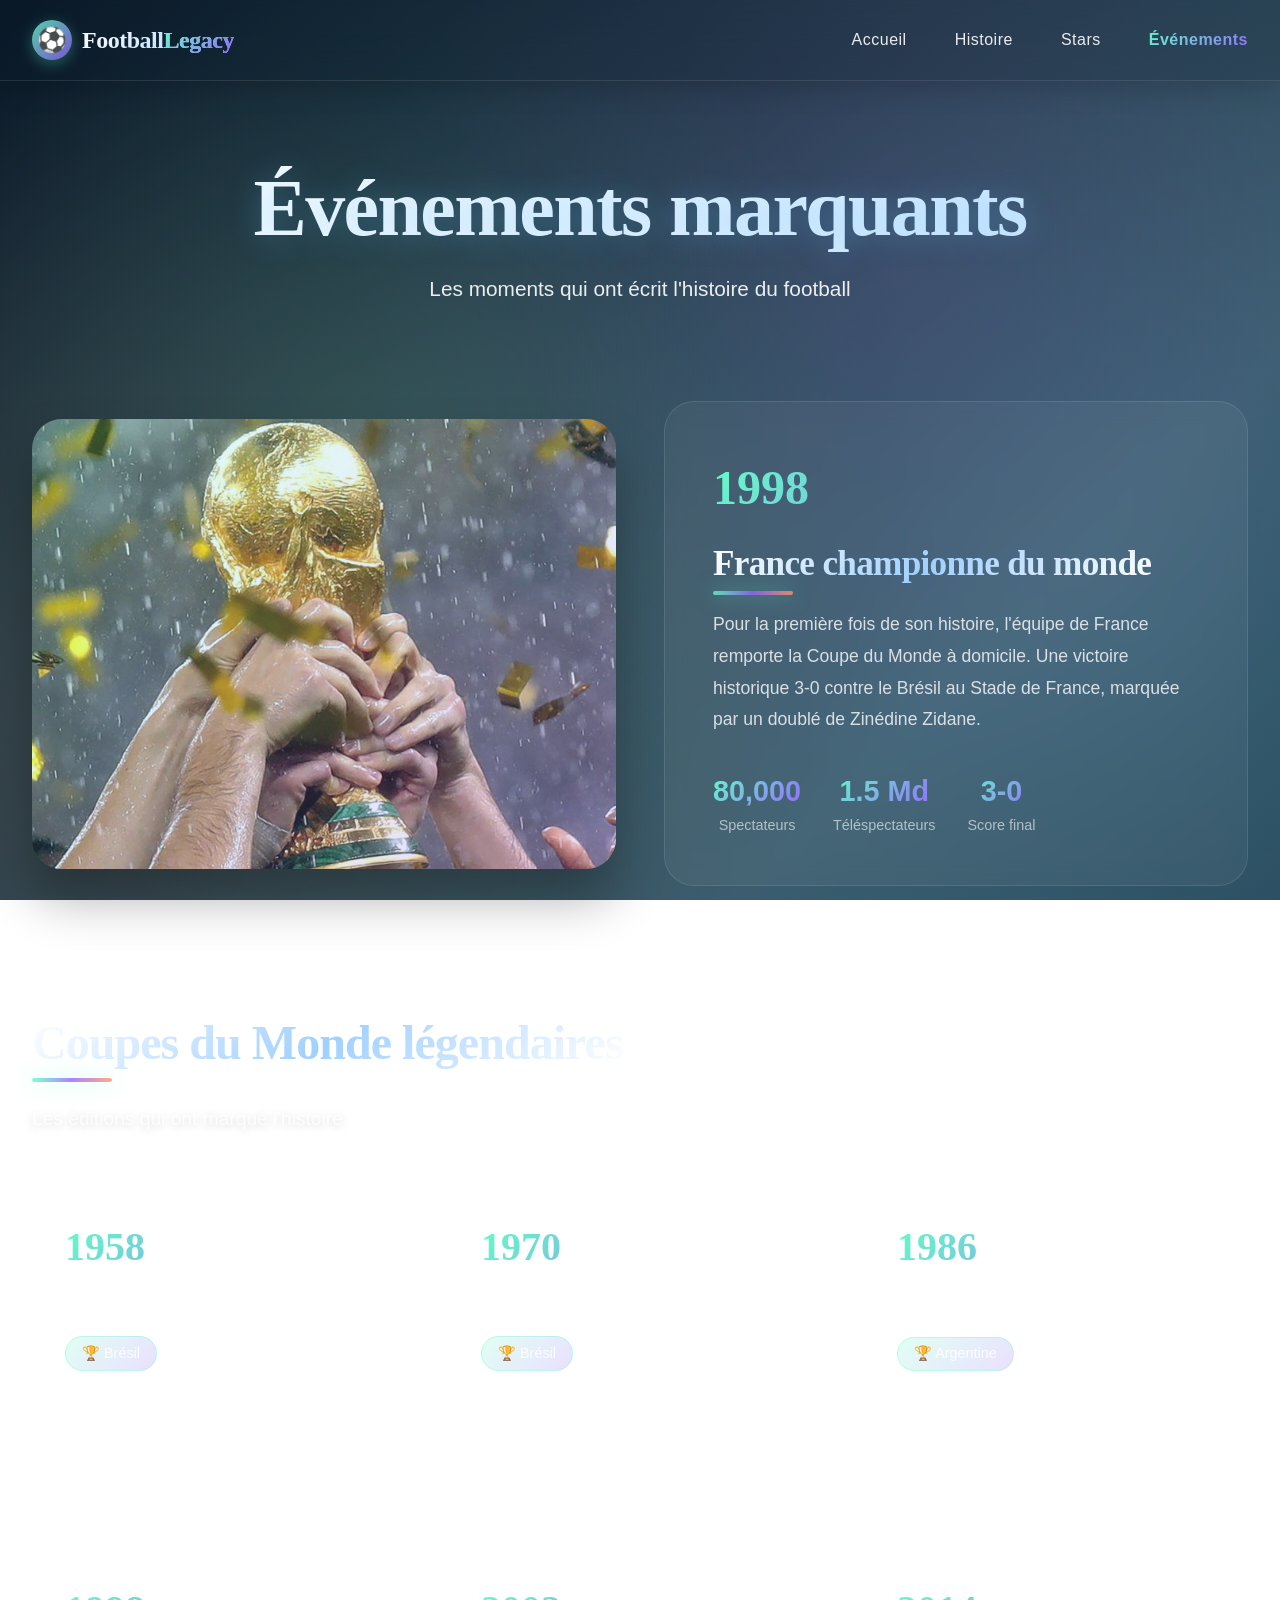
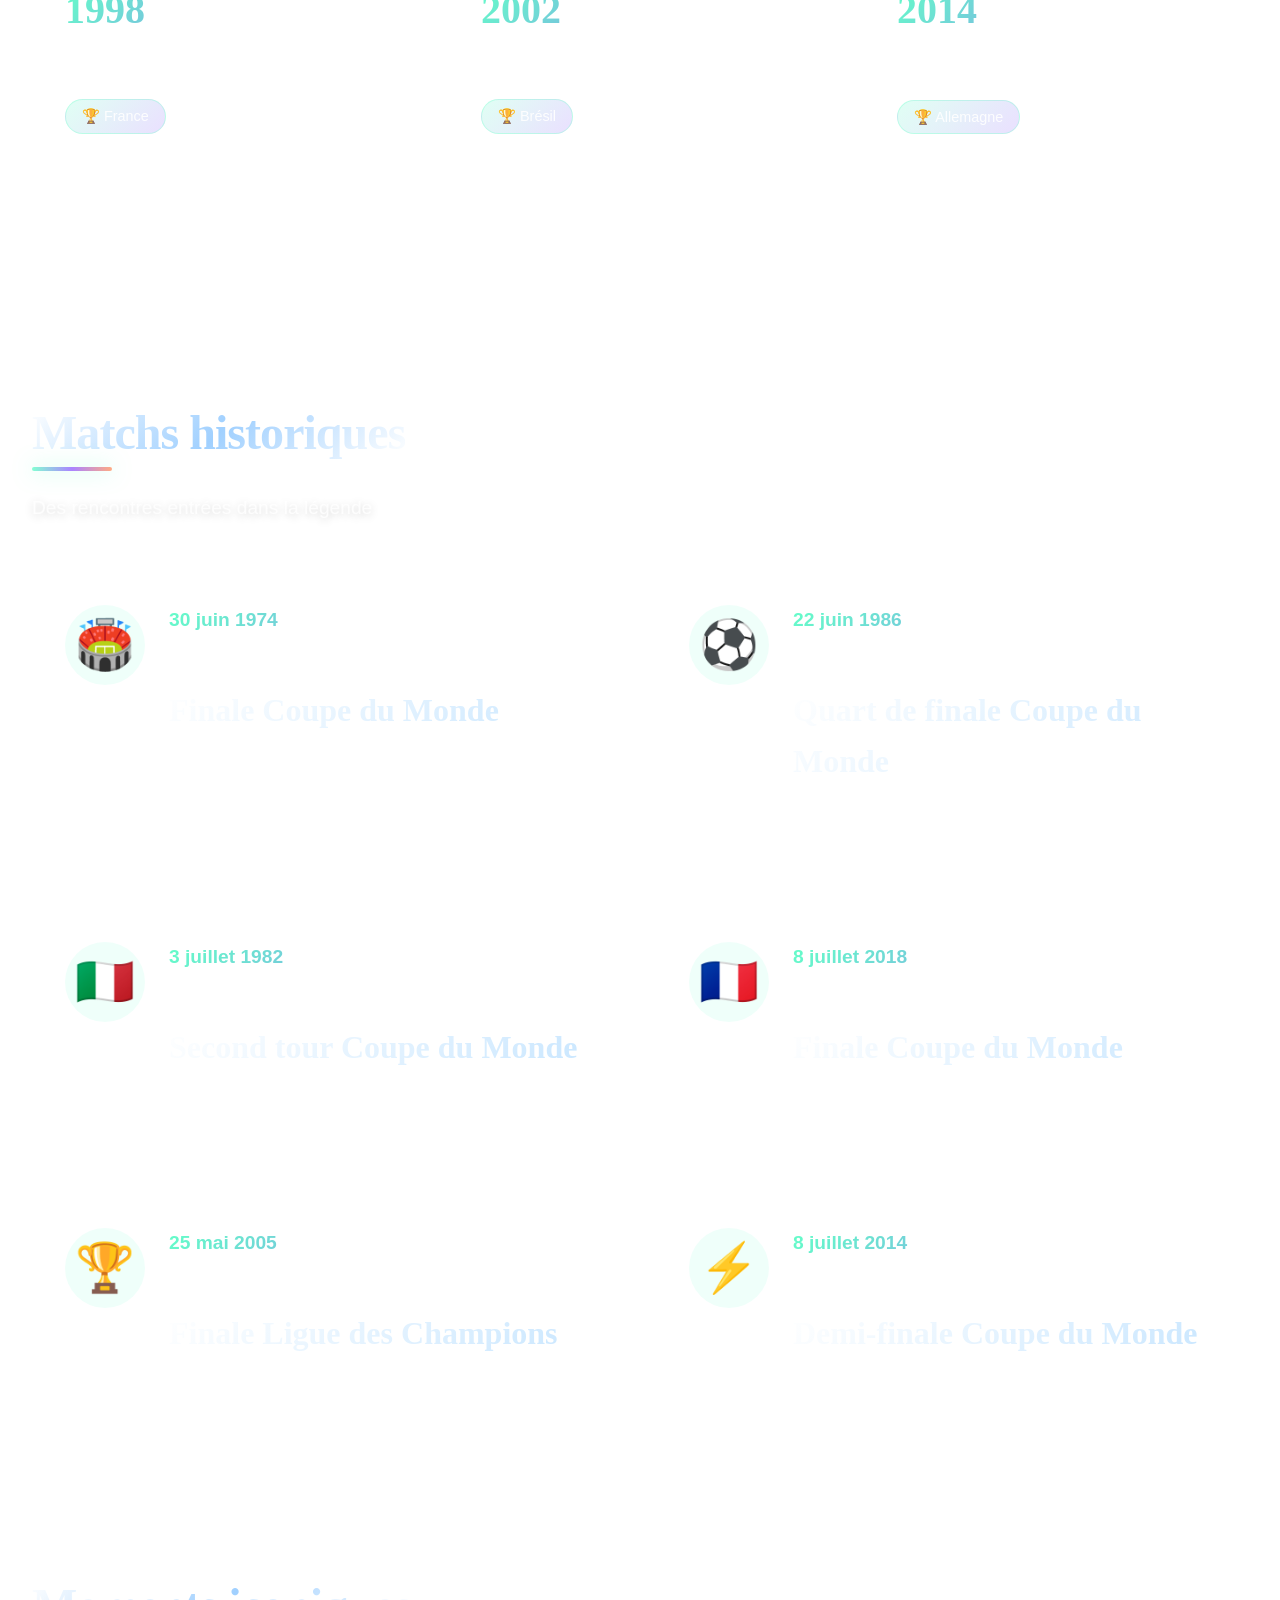
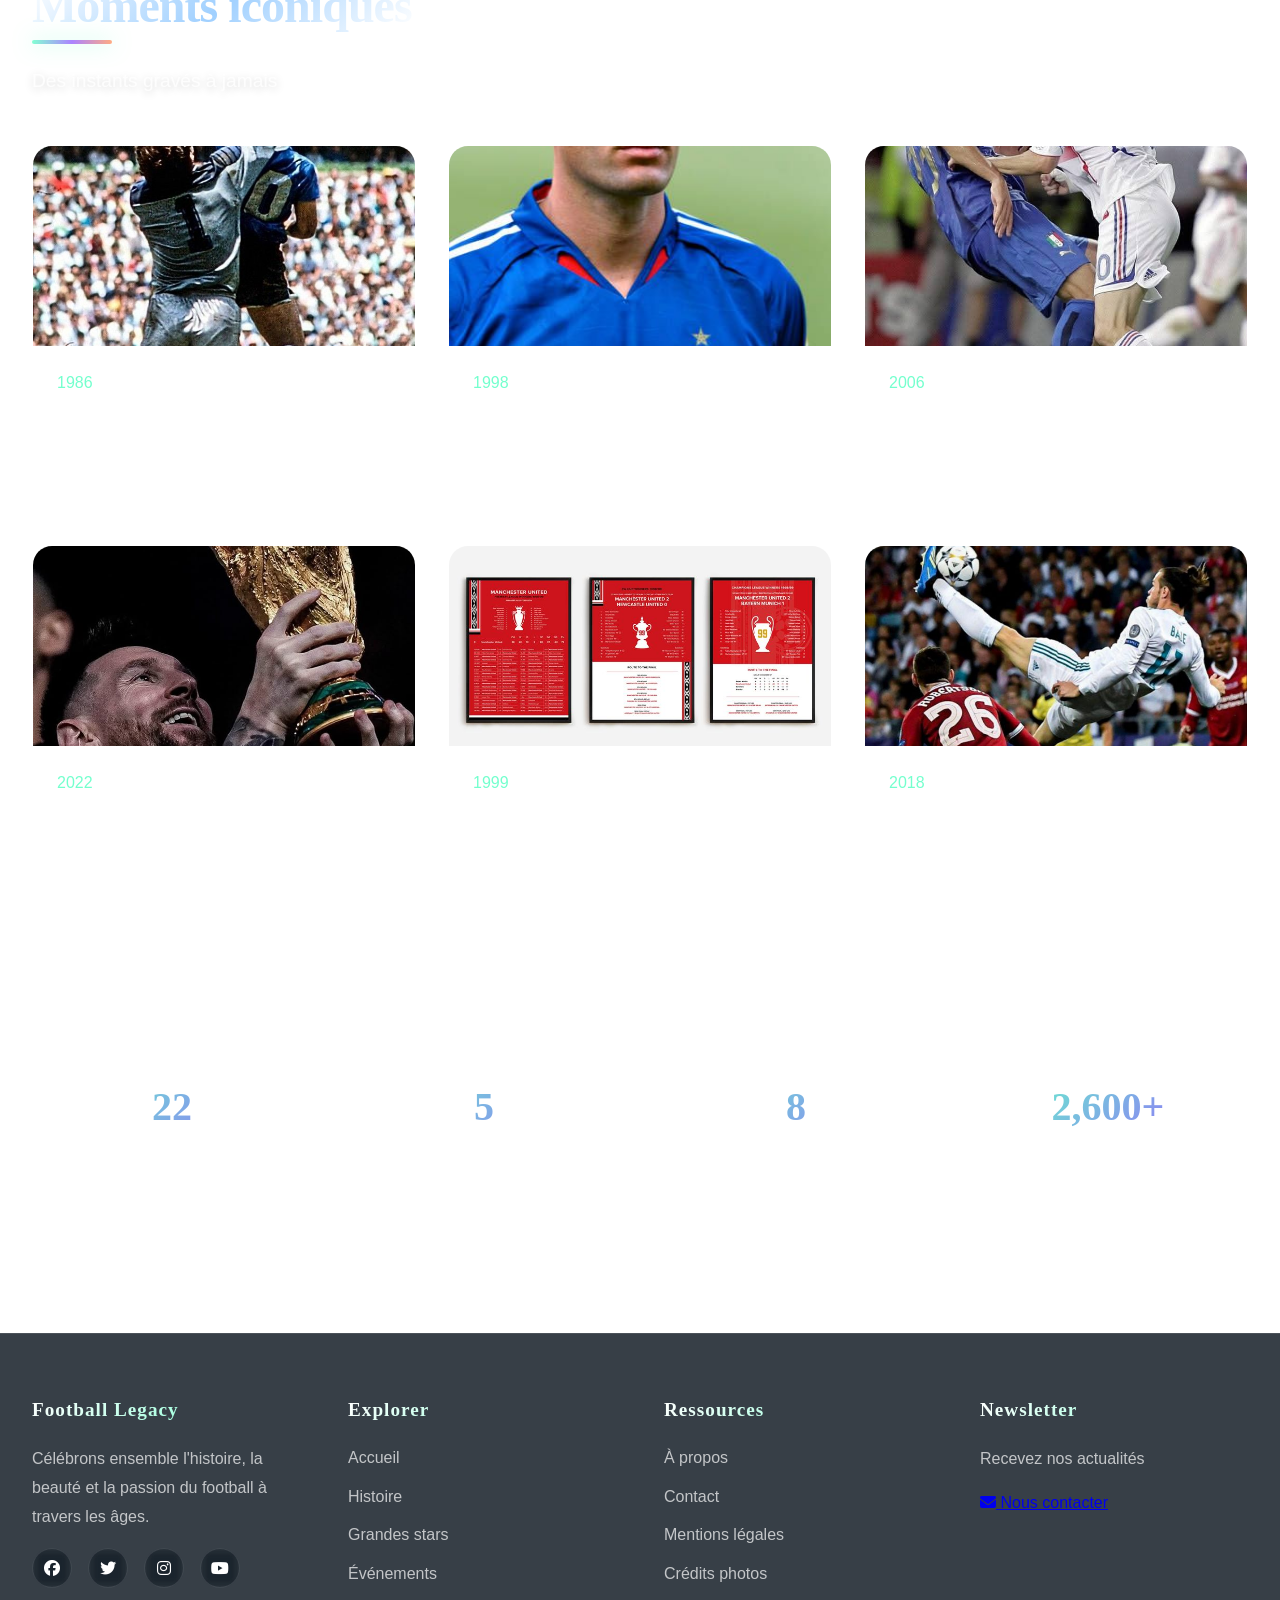
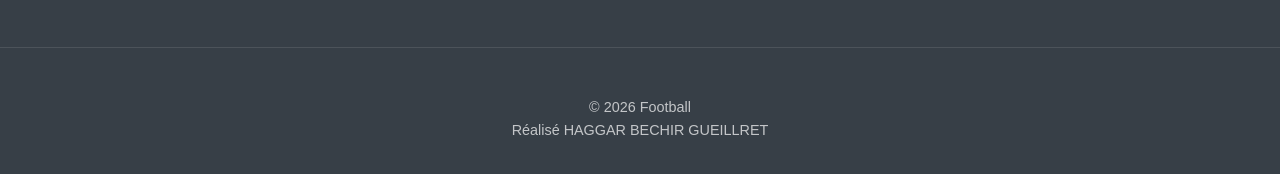
<file: Evenements.html>
<!DOCTYPE html>
<html lang="fr">
<head>
    <meta charset="UTF-8">
    <meta name="viewport" content="width=device-width, initial-scale=1.0">
    <title>Football Legacy - Événements marquants</title>
   <link rel="stylesheet" href="css/Evenements.css">
   <link rel="stylesheet" href="https://cdnjs.cloudflare.com/ajax/libs/font-awesome/6.5.0/css/all.min.css">
</head>
<body>
    <!-- HEADER -->
    <header id="header">
        <div class="header-inner">
            <div class="logo">
                <div class="logo-icon">⚽</div>
                <div class="logo-text">Football<span>Legacy</span></div>
            </div>
            
            <!-- Desktop Navigation -->
            <nav class="nav-menu">
                <a href="index.html">Accueil</a>
                <a href="histoire.html">Histoire</a>
                <a href="stars.html">Stars</a>
                <a href="Evenements.html" class="active">Événements</a>
            </nav>

            <!-- Mobile Menu Toggle -->
            <button class="menu-toggle" id="menuToggle">
                <span></span>
                <span></span>
                <span></span>
            </button>
        </div>
    </header>

    <!-- MOBILE DRAWER -->
    <div class="drawer-overlay" id="drawerOverlay"></div>
    <div class="drawer" id="drawer">
        <div class="drawer-close" id="closeDrawer"></div>
        <a href="index.html">Accueil</a>
        <a href="histoire.html">Histoire</a>
        <a href="stars.html">Stars</a>
        <a href="Evenements.html" class="active">Événements</a>
    </div>

    <!-- MAIN CONTENT -->
    <main>
        <!-- PAGE TITLE -->
        <section class="page-title">
            <div class="container">
                <h1>Événements marquants</h1>
                <p>Les moments qui ont écrit l'histoire du football</p>
            </div>
        </section>

        <!-- FEATURED EVENT -->
        <section class="featured-event">
            <div class="container">
                <div class="featured-grid">
                    <div class="featured-image">
                        <img src="images/Les plus belles images de la victoire.jpg" alt="Coupe du Monde 1998">
                    </div>
                    <div class="featured-content">
                        <div class="featured-year">1998</div>
                        <h2 class="featured-title">France championne du monde</h2>
                        <p class="featured-description">Pour la première fois de son histoire, l'équipe de France remporte la Coupe du Monde à domicile. Une victoire historique 3-0 contre le Brésil au Stade de France, marquée par un doublé de Zinédine Zidane.</p>
                        <div class="featured-stats">
                            <div class="featured-stat">
                                <div class="featured-stat-value">80,000</div>
                                <div class="featured-stat-label">Spectateurs</div>
                            </div>
                            <div class="featured-stat">
                                <div class="featured-stat-value">1.5 Md</div>
                                <div class="featured-stat-label">Téléspectateurs</div>
                            </div>
                            <div class="featured-stat">
                                <div class="featured-stat-value">3-0</div>
                                <div class="featured-stat-label">Score final</div>
                            </div>
                        </div>
                    </div>
                </div>
            </div>
        </section>

        <!-- COUPES DU MONDE MÉMORABLES -->
        <section class="worldcups-section">
            <div class="container">
                <h2>Coupes du Monde légendaires</h2>
                <p class="section-subtitle">Les éditions qui ont marqué l'histoire</p>

                <div class="worldcups-grid">
                    <!-- 1958 -->
                    <div class="worldcup-card">
                        <div class="worldcup-year">1958</div>
                        <div class="worldcup-country">Suède</div>
                        <div class="worldcup-winner">🏆 Brésil</div>
                        <div class="worldcup-final">Finale : Brésil 5-2 Suède</div>
                        <p style="color: rgba(255,255,255,0.7); margin-top: 1rem;">Révélation de Pelé (17 ans). Le Brésil remporte sa première Coupe du Monde.</p>
                    </div>

                    <!-- 1970 -->
                    <div class="worldcup-card">
                        <div class="worldcup-year">1970</div>
                        <div class="worldcup-country">Mexique</div>
                        <div class="worldcup-winner">🏆 Brésil</div>
                        <div class="worldcup-final">Finale : Brésil 4-1 Italie</div>
                        <p style="color: rgba(255,255,255,0.7); margin-top: 1rem;">Considérée comme la meilleure équipe de tous les temps. Brésil triple champion.</p>
                    </div>

                    <!-- 1986 -->
                    <div class="worldcup-card">
                        <div class="worldcup-year">1986</div>
                        <div class="worldcup-country">Mexique</div>
                        <div class="worldcup-winner">🏆 Argentine</div>
                        <div class="worldcup-final">Finale : Argentine 3-2 RFA</div>
                        <p style="color: rgba(255,255,255,0.7); margin-top: 1rem;">Le Mondial de Maradona. "La main de Dieu" et le but du siècle.</p>
                    </div>

                    <!-- 1998 -->
                    <div class="worldcup-card">
                        <div class="worldcup-year">1998</div>
                        <div class="worldcup-country">France</div>
                        <div class="worldcup-winner">🏆 France</div>
                        <div class="worldcup-final">Finale : France 3-0 Brésil</div>
                        <p style="color: rgba(255,255,255,0.7); margin-top: 1rem;">Premier sacre de la France. Zidane entre dans la légende.</p>
                    </div>

                    <!-- 2002 -->
                    <div class="worldcup-card">
                        <div class="worldcup-year">2002</div>
                        <div class="worldcup-country">Corée/Japon</div>
                        <div class="worldcup-winner">🏆 Brésil</div>
                        <div class="worldcup-final">Finale : Brésil 2-0 Allemagne</div>
                        <p style="color: rgba(255,255,255,0.7); margin-top: 1rem;">Première Coupe en Asie. Ronaldo phénoménal (8 buts).</p>
                    </div>

                    <!-- 2014 -->
                    <div class="worldcup-card">
                        <div class="worldcup-year">2014</div>
                        <div class="worldcup-country">Brésil</div>
                        <div class="worldcup-winner">🏆 Allemagne</div>
                        <div class="worldcup-final">Finale : Allemagne 1-0 Argentine</div>
                        <p style="color: rgba(255,255,255,0.7); margin-top: 1rem;">Le 7-1 historique en demi-finale. L'Allemagne championne.</p>
                    </div>
                </div>
            </div>
        </section>

        <!-- MATCHES HISTORIQUES -->
        <section class="matches-section">
            <div class="container">
                <h2>Matchs historiques</h2>
                <p class="section-subtitle">Des rencontres entrées dans la légende</p>

                <div class="matches-grid">
                    <!-- Match 1 -->
                    <div class="match-card">
                        <div class="match-icon">🏟️</div>
                        <div class="match-info">
                            <div class="match-date">30 juin 1974</div>
                            <div class="match-teams">Allemagne de l'Ouest 2-1 Pays-Bas</div>
                            <div class="match-score">Finale Coupe du Monde</div>
                            <div class="match-description">Le "Football Total" des Pays-Bas de Cruyff face à la puissance allemande de Beckenbauer. L'Allemagne s'impose.</div>
                        </div>
                    </div>

                    <!-- Match 2 -->
                    <div class="match-card">
                        <div class="match-icon">⚽</div>
                        <div class="match-info">
                            <div class="match-date">22 juin 1986</div>
                            <div class="match-teams">Argentine 2-1 Angleterre</div>
                            <div class="match-score">Quart de finale Coupe du Monde</div>
                            <div class="match-description">Maradona marque deux buts légendaires : "La main de Dieu" et le "But du Siècle".</div>
                        </div>
                    </div>

                    <!-- Match 3 -->
                    <div class="match-card">
                        <div class="match-icon">🇮🇹</div>
                        <div class="match-info">
                            <div class="match-date">3 juillet 1982</div>
                            <div class="match-teams">Italie 3-2 Brésil</div>
                            <div class="match-score">Second tour Coupe du Monde</div>
                            <div class="match-description">Paolo Rossi élimine le Brésil avec un triplé. L'un des plus grands matchs de l'histoire.</div>
                        </div>
                    </div>

                    <!-- Match 4 -->
                    <div class="match-card">
                        <div class="match-icon">🇫🇷</div>
                        <div class="match-info">
                            <div class="match-date">8 juillet 2018</div>
                            <div class="match-teams">France 4-2 Croatie</div>
                            <div class="match-score">Finale Coupe du Monde</div>
                            <div class="match-description">La France remporte sa deuxième Coupe du Monde dans un match spectaculaire à 6 buts.</div>
                        </div>
                    </div>

                    <!-- Match 5 -->
                    <div class="match-card">
                        <div class="match-icon">🏆</div>
                        <div class="match-info">
                            <div class="match-date">25 mai 2005</div>
                            <div class="match-teams">Liverpool 3-3 Milan AC</div>
                            <div class="match-score">Finale Ligue des Champions</div>
                            <div class="match-description">"Le Miracle d'Istanbul". Liverpool remonte 3-0 en seconde période et gagne aux tirs au but.</div>
                        </div>
                    </div>

                    <!-- Match 6 -->
                    <div class="match-card">
                        <div class="match-icon">⚡</div>
                        <div class="match-info">
                            <div class="match-date">8 juillet 2014</div>
                            <div class="match-teams">Allemagne 7-1 Brésil</div>
                            <div class="match-score">Demi-finale Coupe du Monde</div>
                            <div class="match-description">L'humiliation la plus célèbre de l'histoire. L'Allemagne humilie le Brésil chez lui.</div>
                        </div>
                    </div>
                </div>
            </div>
        </section>

        <!-- MOMENTS MARQUANTS -->
        <section class="moments-section">
            <div class="container">
                <h2>Moments iconiques</h2>
                <p class="section-subtitle">Des instants gravés à jamais</p>

                <div class="moments-grid">
                    <!-- Moment 1 -->
                    <div class="moment-card">
                        <div class="moment-image">
                            <img src="images/M.Maradona.jpg" alt="Main de Dieu">
                        </div>
                        <div class="moment-content">
                            <div class="moment-year">1986</div>
                            <div class="moment-title">La Main de Dieu</div>
                            <div class="moment-description">Maradona marque de la main contre l'Angleterre, l'un des buts les plus controversés.</div>
                        </div>
                    </div>

                    <!-- Moment 2 -->
                    <div class="moment-card">
                        <div class="moment-image">
                            <img src="images/Zinedine Zidane.jpg" alt="Zidan 1998">
                        </div>
                        <div class="moment-content">
                            <div class="moment-year">1998</div>
                            <div class="moment-title">Les deux têtes de Zidane</div>
                            <div class="moment-description">Zidane marque deux buts de la tête en finale, offrant la Coupe à la France.</div>
                        </div>
                    </div>

                    <!-- Moment 3 -->
                    <div class="moment-card">
                        <div class="moment-image">
                            <img src="images/coût de tête (6).jpg" alt="Coup de tête Zidane">
                        </div>
                        <div class="moment-content">
                            <div class="moment-year">2006</div>
                            <div class="moment-title">Le coup de tête de Zidane</div>
                            <div class="moment-description">Zidane expulsé en finale pour un coup de tête sur Materazzi. La France perd aux tirs au but.</div>
                        </div>
                    </div>

                    <!-- Moment 4 -->
                    <div class="moment-card">
                        <div class="moment-image">
                            <img src="images/Messi Barcelona.jpg" alt="Messi">
                        </div>
                        <div class="moment-content">
                            <div class="moment-year">2022</div>
                            <div class="moment-title">Le sacre de Messi</div>
                            <div class="moment-description">Messi remporte enfin la Coupe du Monde au terme d'une finale légendaire contre la France.</div>
                        </div>
                    </div>

                    <!-- Moment 5 -->
                    <div class="moment-card">
                        <div class="moment-image">
                            <img src="images/Ensemble d'impressions triple vainqueur Manchester United 1999 (téléchargement numérique).jpg" alt="Manchester United">
                        </div>
                        <div class="moment-content">
                            <div class="moment-year">1999</div>
                            <div class="moment-title">Le triplé de Manchester United</div>
                            <div class="moment-description">United remporte la Ligue des Champions avec deux buts dans le temps additionnel.</div>
                        </div>
                    </div>

                    <!-- Moment 6 -->
                    <div class="moment-card">
                        <div class="moment-image">
                            <img src="images/Bale(5).jpg" alt="Bicyclettes">
                        </div>
                        <div class="moment-content">
                            <div class="moment-year">2018</div>
                            <div class="moment-title">Bicycle de Bale</div>
                            <div class="moment-description">Gareth Bale inscrit un retourné acrobatique en finale de Ligue des Champions.</div>
                        </div>
                    </div>
                </div>
            </div>
        </section>

        <!-- STATS SECTION -->
        <section class="stats-section">
            <div class="container">
                <div class="stats-grid">
                    <div class="stat-item">
                        <div class="stat-number">22</div>
                        <div class="stat-label">Coupes du Monde</div>
                    </div>
                    <div class="stat-item">
                        <div class="stat-number">5</div>
                        <div class="stat-label">Records de titres (Brésil)</div>
                    </div>
                    <div class="stat-item">
                        <div class="stat-number">8</div>
                        <div class="stat-label">Pays champions</div>
                    </div>
                    <div class="stat-item">
                        <div class="stat-number">2,600+</div>
                        <div class="stat-label">Matchs de Coupe du Monde</div>
                    </div>
                </div>
            </div>
        </section>
    </main>

    <!-- FOOTER -->
    <footer>
        <div class="footer-content">
            <div class="footer-col">
                <h4>Football Legacy</h4>
                <p>Célébrons ensemble l'histoire, la beauté et la passion du football à travers les âges.</p>
                 <div class="social-links">
    <a href="https://facebook.com/haggargueilletwordougou" target="_blank">
        <i class="fab fa-facebook"></i>
    </a>

    <a href="https://twitter.com/haggar29" target="_blank">
        <i class="fab fa-twitter"></i>
    </a>

    <a href="https://instagram.com/gueillet__1" target="_blank">
        <i class="fab fa-instagram"></i>
    </a>

    <a href="https://youtube.com/haggar__1" target="_blank">
        <i class="fab fa-youtube"></i>
    </a>
</div>
            </div>
            
            <div class="footer-col">
                <h4>Explorer</h4>
                <ul class="footer-links">
                    <li><a href="index.html">Accueil</a></li>
                    <li><a href="histoire.html">Histoire</a></li>
                    <li><a href="stars.html">Grandes stars</a></li>
                    <li><a href="Evenements.html">Événements</a></li>
                </ul>
            </div>
            
            <div class="footer-col">
                <h4>Ressources</h4>
                <ul class="footer-links">
                    <li><a href="#">À propos</a></li>
                    <li><a href="#">Contact</a></li>
                    <li><a href="#">Mentions légales</a></li>
                    <li><a href="#">Crédits photos</a></li>
                </ul>
            </div>
            
            <div class="footer-col">
                <h4>Newsletter</h4>
                <p>Recevez nos actualités</p>
                <div style="display: flex; margin-top: 1rem;">
                 <a href="mailto:haggarorchei@gmail.com?subject=Contact Football Legacy" class="email-btn">
    <i class="fa-solid fa-envelope"></i>
    Nous contacter
</a>
                </div>
            </div>
        </div>
        
        <div class="footer-bottom">
            <p>&copy; 2026 Football </p> 
            <p>Réalisé HAGGAR BECHIR GUEILLRET</p>
        </div>
    </footer>

    <!-- JAVASCRIPT -->
    <script>
        const menuToggle = document.getElementById('menuToggle');
        const drawer = document.getElementById('drawer');
        const drawerOverlay = document.getElementById('drawerOverlay');
        const closeDrawer = document.getElementById('closeDrawer');

        function toggleDrawer() {
            drawer.classList.toggle('open');
            drawerOverlay.classList.toggle('open');
            document.body.style.overflow = drawer.classList.contains('open') ? 'hidden' : '';
        }

        menuToggle.addEventListener('click', toggleDrawer);
        drawerOverlay.addEventListener('click', toggleDrawer);
        closeDrawer.addEventListener('click', toggleDrawer);
        
        // Close drawer when clicking on a link
        document.querySelectorAll('.drawer a').forEach(link => {
            link.addEventListener('click', () => {
                drawer.classList.remove('open');
                drawerOverlay.classList.remove('open');
                document.body.style.overflow = '';
            });
        });

        // Header scroll effect
        window.addEventListener('scroll', () => {
            const header = document.getElementById('header');
            if (window.scrollY > 50) {
                header.style.background = 'rgba(10, 25, 40, 0.3)';
                header.style.backdropFilter = 'blur(20px)';
                header.style.boxShadow = '0 4px 30px rgba(0, 0, 0, 0.3)';
            } else {
                header.style.background = 'rgba(10, 25, 40, 0.2)';
                header.style.backdropFilter = 'blur(20px)';
                header.style.boxShadow = '0 4px 30px rgba(0, 0, 0, 0.2)';
            }
        });
    </script>
</body>
</html>
</file>
<file: css/Evenements.css>
/* RESET & BASE */
        * {
            margin: 0;
            padding: 0;
            box-sizing: border-box;
        }

        body {
            font-family: 'Inter', -apple-system, BlinkMacSystemFont, 'Segoe UI', Roboto, Helvetica, Arial, sans-serif;
            color: #1a1a1a;
            line-height: 1.6;
            background: linear-gradient(135deg, 
                #0a1928 0%, 
                #1a2f3f 25%, 
                #2a4555 50%, 
                #3a5b6b 75%, 
                #2a4a5a 100%);
            background-attachment: fixed;
            min-height: 100vh;
            overflow-x: hidden;
            position: relative;
        }

        /* AURORA BOREALIS EFFECT */
        body::before {
            content: '';
            position: fixed;
            top: 0;
            left: 0;
            width: 100%;
            height: 100%;
            background: radial-gradient(circle at 30% 50%, rgba(100, 200, 150, 0.15) 0%, transparent 50%),
                        radial-gradient(circle at 70% 30%, rgba(150, 100, 200, 0.15) 0%, transparent 50%),
                        radial-gradient(circle at 10% 80%, rgba(200, 150, 100, 0.15) 0%, transparent 50%),
                        radial-gradient(circle at 90% 70%, rgba(80, 150, 200, 0.15) 0%, transparent 50%);
            animation: auroraWave 20s ease-in-out infinite alternate;
            pointer-events: none;
            z-index: -1;
        }

        @keyframes auroraWave {
            0% {
                opacity: 0.5;
                transform: scale(1);
            }
            50% {
                opacity: 1;
                transform: scale(1.05);
            }
            100% {
                opacity: 0.5;
                transform: scale(1);
            }
        }

        /* TYPOGRAPHY PREMIUM */
        @import url('https://fonts.googleapis.com/css2?family=Inter:wght@300;400;500;600;700;800&family=Playfair+Display:wght@400;700;900&display=swap');

        h1, h2, h3, h4 {
            font-family: 'Playfair Display', serif;
            font-weight: 900;
            letter-spacing: -0.02em;
            line-height: 1.2;
        }

        h1 {
            font-size: clamp(3rem, 8vw, 5rem);
            margin-bottom: 1.5rem;
            background: linear-gradient(135deg, 
                #ffffff, 
                #e0f0ff, 
                #c0e0ff);
            -webkit-background-clip: text;
            -webkit-text-fill-color: transparent;
            text-shadow: 0 2px 30px rgba(100, 200, 255, 0.3);
        }

        h2 {
            font-size: clamp(2.2rem, 5vw, 3rem);
            margin-bottom: 2rem;
            position: relative;
            display: inline-block;
            background: linear-gradient(135deg, 
                #ffffff, 
                #a0d0ff, 
                #ffffff);
            -webkit-background-clip: text;
            -webkit-text-fill-color: transparent;
        }

        h2::after {
            content: '';
            position: absolute;
            bottom: -10px;
            left: 0;
            width: 80px;
            height: 4px;
            background: linear-gradient(90deg, 
                rgba(100, 255, 200, 0.8), 
                rgba(150, 100, 255, 0.8), 
                rgba(255, 150, 100, 0.8));
            border-radius: 2px;
            box-shadow: 0 0 20px rgba(100, 255, 200, 0.5);
            animation: gradientShift 3s ease infinite;
        }

        @keyframes gradientShift {
            0% { opacity: 0.7; }
            50% { opacity: 1; }
            100% { opacity: 0.7; }
        }

        .section-subtitle {
            font-size: 1.2rem;
            font-weight: 300;
            color: rgba(255, 255, 255, 0.8);
            max-width: 700px;
            margin-bottom: 3rem;
            text-shadow: 0 2px 10px rgba(0,0,0,0.2);
        }

        /* LAYOUT */
        .container {
            max-width: 1400px;
            margin: 0 auto;
            padding: 0 2rem;
        }

        /* HEADER GLASSMORPHISM */
        header {
            position: fixed;
            top: 0;
            left: 0;
            width: 100%;
            z-index: 1000;
            background: rgba(10, 25, 40, 0.2);
            backdrop-filter: blur(20px);
            -webkit-backdrop-filter: blur(20px);
            border-bottom: 1px solid rgba(255, 255, 255, 0.1);
            box-shadow: 0 4px 30px rgba(0, 0, 0, 0.2);
        }

        .header-inner {
            display: flex;
            justify-content: space-between;
            align-items: center;
            padding: 1.2rem 2rem;
            max-width: 1400px;
            margin: 0 auto;
        }

        .logo {
            display: flex;
            align-items: center;
            gap: 10px;
        }

        .logo-icon {
            width: 40px;
            height: 40px;
            background: linear-gradient(135deg, 
                rgba(100, 255, 200, 0.8), 
                rgba(150, 100, 255, 0.8));
            border-radius: 50%;
            display: flex;
            align-items: center;
            justify-content: center;
            color: white;
            font-weight: 800;
            font-size: 1.5rem;
            box-shadow: 0 4px 15px rgba(100, 255, 200, 0.3);
        }

        .logo-text {
            font-family: 'Playfair Display', serif;
            font-weight: 900;
            font-size: 1.5rem;
            letter-spacing: -0.02em;
            background: linear-gradient(135deg, #ffffff, #a0d0ff);
            -webkit-background-clip: text;
            -webkit-text-fill-color: transparent;
        }

        .logo-text span {
            background: linear-gradient(135deg, 
                rgba(100, 255, 200, 1), 
                rgba(150, 100, 255, 1));
            -webkit-background-clip: text;
            -webkit-text-fill-color: transparent;
        }

        /* MENU DESKTOP */
        .nav-menu {
            display: flex;
            gap: 3rem;
        }

        .nav-menu a {
            text-decoration: none;
            color: rgba(255, 255, 255, 0.9);
            font-weight: 500;
            font-size: 1rem;
            letter-spacing: 0.5px;
            position: relative;
            padding: 0.5rem 0;
        }

        .nav-menu a::after {
            content: '';
            position: absolute;
            bottom: 0;
            left: 0;
            width: 0;
            height: 2px;
            background: linear-gradient(90deg, 
                rgba(100, 255, 200, 0.8), 
                rgba(150, 100, 255, 0.8));
            transition: width 0.3s ease;
            box-shadow: 0 0 10px rgba(100, 255, 200, 0.5);
        }

        .nav-menu a:hover::after {
            width: 100%;
        }

        .nav-menu a.active {
            background: linear-gradient(135deg, 
                rgba(100, 255, 200, 1), 
                rgba(150, 100, 255, 1));
            -webkit-background-clip: text;
            -webkit-text-fill-color: transparent;
            font-weight: 600;
        }

        /* MENU TOGGLE (mobile) */
        .menu-toggle {
            display: none;
            background: none;
            border: none;
            cursor: pointer;
            width: 30px;
            height: 30px;
            position: relative;
            z-index: 1001;
        }

        .menu-toggle span {
            display: block;
            width: 100%;
            height: 2px;
            background: linear-gradient(90deg, 
                rgba(255, 255, 255, 0.9), 
                rgba(200, 230, 255, 0.9));
            margin: 6px 0;
            transition: 0.3s;
            border-radius: 2px;
        }

        /* DRAWER - 70% width */
        .drawer {
            position: fixed;
            top: 0;
            right: -100%;
            width: 70%;
            max-width: 400px;
            height: 100vh;
            background: rgba(10, 25, 40, 0.3);
            backdrop-filter: blur(30px);
            -webkit-backdrop-filter: blur(30px);
            box-shadow: -10px 0 50px rgba(0, 0, 0, 0.3);
            z-index: 1002;
            padding: 3rem 2rem;
            transition: right 0.4s cubic-bezier(0.16, 1, 0.3, 1);
            display: flex;
            flex-direction: column;
            gap: 2rem;
            border-left: 1px solid rgba(255, 255, 255, 0.2);
        }

        .drawer.open {
            right: 0;
        }

        /* CROIX STYLISÉE */
        .drawer-close {
            position: absolute;
            top: 20px;
            right: 20px;
            width: 45px;
            height: 45px;
            background: rgba(255, 255, 255, 0.1);
            backdrop-filter: blur(10px);
            border: 1px solid rgba(255, 255, 255, 0.2);
            border-radius: 50%;
            display: flex;
            align-items: center;
            justify-content: center;
            cursor: pointer;
            transition: all 0.3s ease;
        }

        .drawer-close:hover {
            background: rgba(100, 255, 200, 0.2);
            transform: rotate(90deg) scale(1.1);
            border-color: rgba(100, 255, 200, 0.5);
            box-shadow: 0 0 30px rgba(100, 255, 200, 0.3);
        }

        .drawer-close::before,
        .drawer-close::after {
            content: '';
            position: absolute;
            width: 25px;
            height: 2px;
            background: linear-gradient(90deg, 
                rgba(100, 255, 200, 1), 
                rgba(150, 100, 255, 1));
            border-radius: 2px;
        }

        .drawer-close::before {
            transform: rotate(45deg);
        }

        .drawer-close::after {
            transform: rotate(-45deg);
        }

        .drawer a {
            text-decoration: none;
            color: rgba(255, 255, 255, 0.9);
            font-size: 1.8rem;
            font-weight: 500;
            font-family: 'Playfair Display', serif;
            padding: 1rem 0;
            border-bottom: 1px solid rgba(255, 255, 255, 0.1);
            transition: all 0.3s ease;
            position: relative;
            overflow: hidden;
        }

        .drawer a::before {
            content: '';
            position: absolute;
            left: -100%;
            top: 0;
            width: 100%;
            height: 100%;
            background: linear-gradient(90deg, 
                transparent, 
                rgba(100, 255, 200, 0.1), 
                transparent);
            transition: left 0.5s ease;
        }

        .drawer a:hover::before {
            left: 100%;
        }

        .drawer a:hover {
            transform: translateX(10px);
            background: linear-gradient(135deg, 
                rgba(100, 255, 200, 1), 
                rgba(150, 100, 255, 1));
            -webkit-background-clip: text;
            -webkit-text-fill-color: transparent;
        }

        .drawer a.active {
            background: linear-gradient(135deg, 
                rgba(100, 255, 200, 1), 
                rgba(150, 100, 255, 1));
            -webkit-background-clip: text;
            -webkit-text-fill-color: transparent;
            border-bottom-color: rgba(100, 255, 200, 0.3);
        }

        .drawer-overlay {
            position: fixed;
            top: 0;
            left: 0;
            width: 100%;
            height: 100%;
            background: rgba(0, 0, 0, 0.3);
            backdrop-filter: blur(5px);
            z-index: 1001;
            display: none;
        }

        .drawer-overlay.open {
            display: block;
        }

        /* PAGE TITLE SECTION */
        .page-title {
            padding: 10rem 0 4rem;
            text-align: center;
            position: relative;
        }

        .page-title h1 {
            margin-bottom: 1rem;
        }

        .page-title p {
            font-size: 1.3rem;
            color: rgba(255, 255, 255, 0.9);
            max-width: 800px;
            margin: 0 auto;
        }

        /* FEATURED EVENT SECTION */
        .featured-event {
            padding: 2rem 0 4rem;
        }

        .featured-grid {
            display: grid;
            grid-template-columns: 1fr 1fr;
            gap: 3rem;
            align-items: center;
        }

        .featured-image {
            border-radius: 30px;
            overflow: hidden;
            box-shadow: 0 30px 50px rgba(0, 0, 0, 0.3);
            position: relative;
            height: 450px;
        }

        .featured-image::after {
            content: '';
            position: absolute;
            top: 0;
            left: 0;
            width: 100%;
            height: 100%;
            background: linear-gradient(135deg, 
                rgba(100, 255, 200, 0.2), 
                rgba(150, 100, 255, 0.2));
            pointer-events: none;
        }

        .featured-image img {
            width: 100%;
            height: 100%;
            object-fit: cover;
            transition: transform 0.6s ease;
        }

        .featured-image:hover img {
            transform: scale(1.05);
        }

        .featured-content {
            background: rgba(255, 255, 255, 0.05);
            backdrop-filter: blur(10px);
            border: 1px solid rgba(255, 255, 255, 0.1);
            border-radius: 30px;
            padding: 3rem;
        }

        .featured-year {
            font-size: 3rem;
            font-weight: 900;
            font-family: 'Playfair Display', serif;
            background: linear-gradient(135deg, 
                rgba(100, 255, 200, 1), 
                rgba(150, 100, 255, 1));
            -webkit-background-clip: text;
            -webkit-text-fill-color: transparent;
            margin-bottom: 1rem;
        }

        .featured-title {
            font-size: 2.2rem;
            color: white;
            margin-bottom: 1.5rem;
        }

        .featured-description {
            color: rgba(255, 255, 255, 0.8);
            margin-bottom: 2rem;
            font-size: 1.1rem;
            line-height: 1.8;
        }

        .featured-stats {
            display: flex;
            gap: 2rem;
        }

        .featured-stat {
            text-align: center;
        }

        .featured-stat-value {
            font-size: 1.8rem;
            font-weight: 800;
            background: linear-gradient(135deg, 
                rgba(100, 255, 200, 1), 
                rgba(150, 100, 255, 1));
            -webkit-background-clip: text;
            -webkit-text-fill-color: transparent;
        }

        .featured-stat-label {
            color: rgba(255, 255, 255, 0.6);
            font-size: 0.9rem;
        }

        /* WORLD CUPS SECTION */
        .worldcups-section {
            padding: 4rem 0;
        }

        .worldcups-grid {
            display: grid;
            grid-template-columns: repeat(auto-fit, minmax(300px, 1fr));
            gap: 2rem;
            margin-top: 2rem;
        }

        .worldcup-card {
            background: rgba(255, 255, 255, 0.05);
            backdrop-filter: blur(10px);
            border: 1px solid rgba(255, 255, 255, 0.1);
            border-radius: 20px;
            padding: 2rem;
            transition: all 0.3s ease;
            position: relative;
            overflow: hidden;
        }

        .worldcup-card::before {
            content: '';
            position: absolute;
            top: -50%;
            left: -50%;
            width: 200%;
            height: 200%;
            background: radial-gradient(circle, rgba(100, 255, 200, 0.1) 0%, transparent 70%);
            opacity: 0;
            transition: opacity 0.5s ease;
        }

        .worldcup-card:hover::before {
            opacity: 1;
        }

        .worldcup-card:hover {
            transform: translateY(-10px);
            background: rgba(255, 255, 255, 0.1);
            border-color: rgba(100, 255, 200, 0.3);
        }

        .worldcup-year {
            font-size: 2.5rem;
            font-weight: 900;
            font-family: 'Playfair Display', serif;
            background: linear-gradient(135deg, 
                rgba(100, 255, 200, 1), 
                rgba(150, 100, 255, 1));
            -webkit-background-clip: text;
            -webkit-text-fill-color: transparent;
            margin-bottom: 1rem;
        }

        .worldcup-country {
            font-size: 1.3rem;
            color: white;
            margin-bottom: 0.5rem;
        }

        .worldcup-winner {
            display: inline-block;
            padding: 0.3rem 1rem;
            background: linear-gradient(135deg, 
                rgba(100, 255, 200, 0.2), 
                rgba(150, 100, 255, 0.2));
            border-radius: 50px;
            color: rgba(255, 255, 255, 0.9);
            font-size: 0.9rem;
            margin-bottom: 1rem;
            border: 1px solid rgba(100, 255, 200, 0.3);
        }

        .worldcup-final {
            color: rgba(255, 255, 255, 0.7);
            font-size: 1rem;
        }

        /* HISTORIC MATCHES SECTION */
        .matches-section {
            padding: 4rem 0;
        }

        .matches-grid {
            display: grid;
            grid-template-columns: repeat(2, 1fr);
            gap: 2rem;
        }

        .match-card {
            background: rgba(255, 255, 255, 0.05);
            backdrop-filter: blur(10px);
            border: 1px solid rgba(255, 255, 255, 0.1);
            border-radius: 20px;
            padding: 2rem;
            display: flex;
            gap: 1.5rem;
            transition: all 0.3s ease;
        }

        .match-card:hover {
            transform: translateX(10px);
            background: rgba(255, 255, 255, 0.1);
            border-color: rgba(100, 255, 200, 0.3);
        }

        .match-icon {
            font-size: 3rem;
            background: rgba(100, 255, 200, 0.1);
            width: 80px;
            height: 80px;
            display: flex;
            align-items: center;
            justify-content: center;
            border-radius: 50%;
        }

        .match-info {
            flex: 1;
        }

        .match-date {
            font-size: 1.2rem;
            background: linear-gradient(135deg, 
                rgba(100, 255, 200, 1), 
                rgba(150, 100, 255, 1));
            -webkit-background-clip: text;
            -webkit-text-fill-color: transparent;
            font-weight: 600;
            margin-bottom: 0.5rem;
        }

        .match-teams {
            font-size: 1.3rem;
            color: white;
            margin-bottom: 0.5rem;
        }

        .match-score {
            font-size: 2rem;
            font-weight: 800;
            font-family: 'Playfair Display', serif;
            background: linear-gradient(135deg, 
                rgba(255, 255, 255, 1), 
                rgba(200, 230, 255, 1));
            -webkit-background-clip: text;
            -webkit-text-fill-color: transparent;
            margin-bottom: 0.5rem;
        }

        .match-description {
            color: rgba(255, 255, 255, 0.7);
            font-size: 0.95rem;
        }

        /* MOMENTS SECTION */
        .moments-section {
            padding: 4rem 0;
        }

        .moments-grid {
            display: grid;
            grid-template-columns: repeat(3, 1fr);
            gap: 2rem;
        }

        .moment-card {
            background: rgba(255, 255, 255, 0.05);
            backdrop-filter: blur(10px);
            border: 1px solid rgba(255, 255, 255, 0.1);
            border-radius: 20px;
            overflow: hidden;
            transition: all 0.3s ease;
        }

        .moment-card:hover {
            transform: translateY(-10px);
            background: rgba(255, 255, 255, 0.1);
            border-color: rgba(100, 255, 200, 0.3);
        }

        .moment-image {
            height: 200px;
            overflow: hidden;
        }

        .moment-image img {
            width: 100%;
            height: 100%;
            object-fit: cover;
            transition: transform 0.5s ease;
        }

        .moment-card:hover .moment-image img {
            transform: scale(1.1);
        }

        .moment-content {
            padding: 1.5rem;
        }

        .moment-year {
            font-size: 1rem;
            color: rgba(100, 255, 200, 0.9);
            margin-bottom: 0.5rem;
        }

        .moment-title {
            font-size: 1.2rem;
            color: white;
            margin-bottom: 0.5rem;
        }

        .moment-description {
            color: rgba(255, 255, 255, 0.7);
            font-size: 0.9rem;
        }

        /* STATS SECTION */
        .stats-section {
            padding: 4rem 0;
        }

        .stats-grid {
            display: grid;
            grid-template-columns: repeat(4, 1fr);
            gap: 2rem;
        }

        .stat-item {
            text-align: center;
            background: rgba(255, 255, 255, 0.05);
            backdrop-filter: blur(10px);
            border: 1px solid rgba(255, 255, 255, 0.1);
            border-radius: 20px;
            padding: 2rem;
            transition: transform 0.3s ease;
        }

        .stat-item:hover {
            transform: translateY(-5px);
            background: rgba(255, 255, 255, 0.1);
        }

        .stat-number {
            font-size: 2.5rem;
            font-weight: 900;
            font-family: 'Playfair Display', serif;
            background: linear-gradient(135deg, 
                rgba(100, 255, 200, 1), 
                rgba(150, 100, 255, 1));
            -webkit-background-clip: text;
            -webkit-text-fill-color: transparent;
            margin-bottom: 0.5rem;
        }

        .stat-label {
            color: rgba(255, 255, 255, 0.8);
            font-size: 1rem;
        }

        /* FOOTER */
        footer {
            background: rgba(5, 15, 25, 0.8);
            backdrop-filter: blur(10px);
            color: rgba(255, 255, 255, 0.7);
            padding: 4rem 0 2rem;
            border-top: 1px solid rgba(255, 255, 255, 0.1);
            margin-top: 4rem;
        }

        .footer-content {
            max-width: 1400px;
            margin: 0 auto;
            padding: 0 2rem;
            display: grid;
            grid-template-columns: repeat(auto-fit, minmax(250px, 1fr));
            gap: 3rem;
        }

        .footer-col h4 {
            color: white;
            font-size: 1.2rem;
            margin-bottom: 1.5rem;
            font-weight: 600;
            letter-spacing: 1px;
            background: linear-gradient(135deg, 
                #fff, 
                rgba(100, 255, 200, 1));
            -webkit-background-clip: text;
            -webkit-text-fill-color: transparent;
        }

        .footer-col p {
            margin-bottom: 1rem;
            line-height: 1.8;
        }

        .footer-links {
            list-style: none;
        }

        .footer-links li {
            margin-bottom: 0.8rem;
        }

        .footer-links a {
            color: rgba(255, 255, 255, 0.7);
            text-decoration: none;
            transition: color 0.3s ease;
        }

        .footer-links a:hover {
            color: rgba(100, 255, 200, 1);
        }

        .social-links {
            display: flex;
            gap: 1rem;
            margin-top: 1rem;
        }

        .social-links a {
            display: flex;
            align-items: center;
            justify-content: center;
            width: 40px;
            height: 40px;
            background: rgba(255, 255, 255, 0.05);
            backdrop-filter: blur(5px);
            border: 1px solid rgba(255, 255, 255, 0.1);
            border-radius: 50%;
            color: white;
            text-decoration: none;
            transition: all 0.3s ease;
        }

        .social-links a:hover {
            background: linear-gradient(135deg, 
                rgba(100, 255, 200, 0.8), 
                rgba(150, 100, 255, 0.8));
            color: white;
            transform: translateY(-3px);
            border-color: transparent;
            box-shadow: 0 5px 20px rgba(100, 255, 200, 0.3);
        }

        .footer-bottom {
            text-align: center;
            padding-top: 3rem;
            margin-top: 3rem;
            border-top: 1px solid rgba(255, 255, 255, 0.1);
            font-size: 0.9rem;
        }

        /* RESPONSIVE */
        @media (max-width: 992px) {
            .featured-grid {
                grid-template-columns: 1fr;
            }

            .matches-grid {
                grid-template-columns: 1fr;
            }

            .moments-grid {
                grid-template-columns: repeat(2, 1fr);
            }

            .stats-grid {
                grid-template-columns: repeat(2, 1fr);
            }
        }

        @media (max-width: 768px) {
            .nav-menu {
                display: none;
            }

            .menu-toggle {
                display: block;
            }

            .header-inner {
                padding: 1rem;
            }

            h1 {
                font-size: clamp(2.2rem, 7vw, 3.5rem);
            }

            .drawer {
                width: 70%;
            }

            .moments-grid {
                grid-template-columns: 1fr;
            }

            .stats-grid {
                grid-template-columns: 1fr;
            }

            .featured-year {
                font-size: 2.5rem;
            }

            .featured-title {
                font-size: 1.8rem;
            }
        }
</file>
